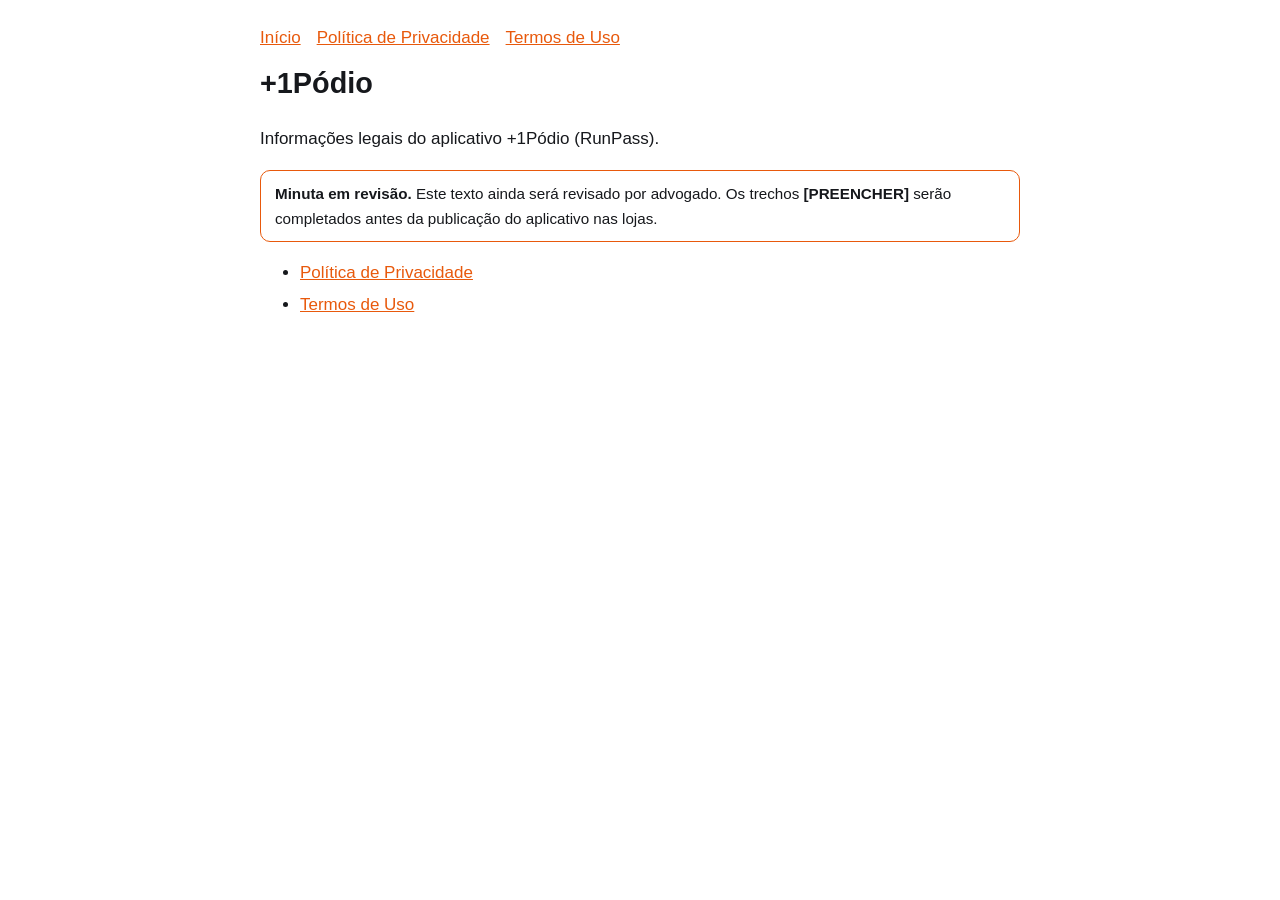
<file: index.html>
<!doctype html><html lang="pt-BR"><head><meta charset="utf-8"><meta name="viewport" content="width=device-width,initial-scale=1"><title>Informações legais · +1Pódio</title><style>
:root{color-scheme:light dark;--bg:#fff;--fg:#16181c;--mut:#5b6068;--acc:#e8590c;--line:#e3e5e8}
@media(prefers-color-scheme:dark){:root{--bg:#121316;--fg:#ececec;--mut:#9aa0a8;--line:#2a2d33}}
body{margin:0;background:var(--bg);color:var(--fg);font:17px/1.65 -apple-system,Segoe UI,Roboto,sans-serif}
main{max-width:760px;margin:0 auto;padding:24px 20px 64px}
h1{font-size:1.8rem;margin:.2em 0}h2{font-size:1.2rem;margin:1.8em 0 .4em;border-top:1px solid var(--line);padding-top:1em}
a{color:var(--acc)}.mut{color:var(--mut);font-size:.9rem}
.aviso{border:1px solid var(--acc);border-radius:10px;padding:10px 14px;margin:16px 0;font-size:.95rem}
li{margin:.25em 0}table{border-collapse:collapse;width:100%;font-size:.95rem}td,th{border:1px solid var(--line);padding:6px 8px;text-align:left;vertical-align:top}
nav{display:flex;gap:16px;flex-wrap:wrap;margin-bottom:8px}
</style></head><body><main><nav><a href="./">Início</a><a href="privacidade.html">Política de Privacidade</a><a href="termos.html">Termos de Uso</a></nav><h1>+1Pódio</h1><p>Informações legais do aplicativo +1Pódio (RunPass).</p><div class="aviso"><strong>Minuta em revisão.</strong> Este texto ainda será revisado por advogado. Os trechos <strong>[PREENCHER]</strong> serão completados antes da publicação do aplicativo nas lojas.</div>
<ul><li><a href="privacidade.html">Política de Privacidade</a></li><li><a href="termos.html">Termos de Uso</a></li></ul></main></body></html>
</file>
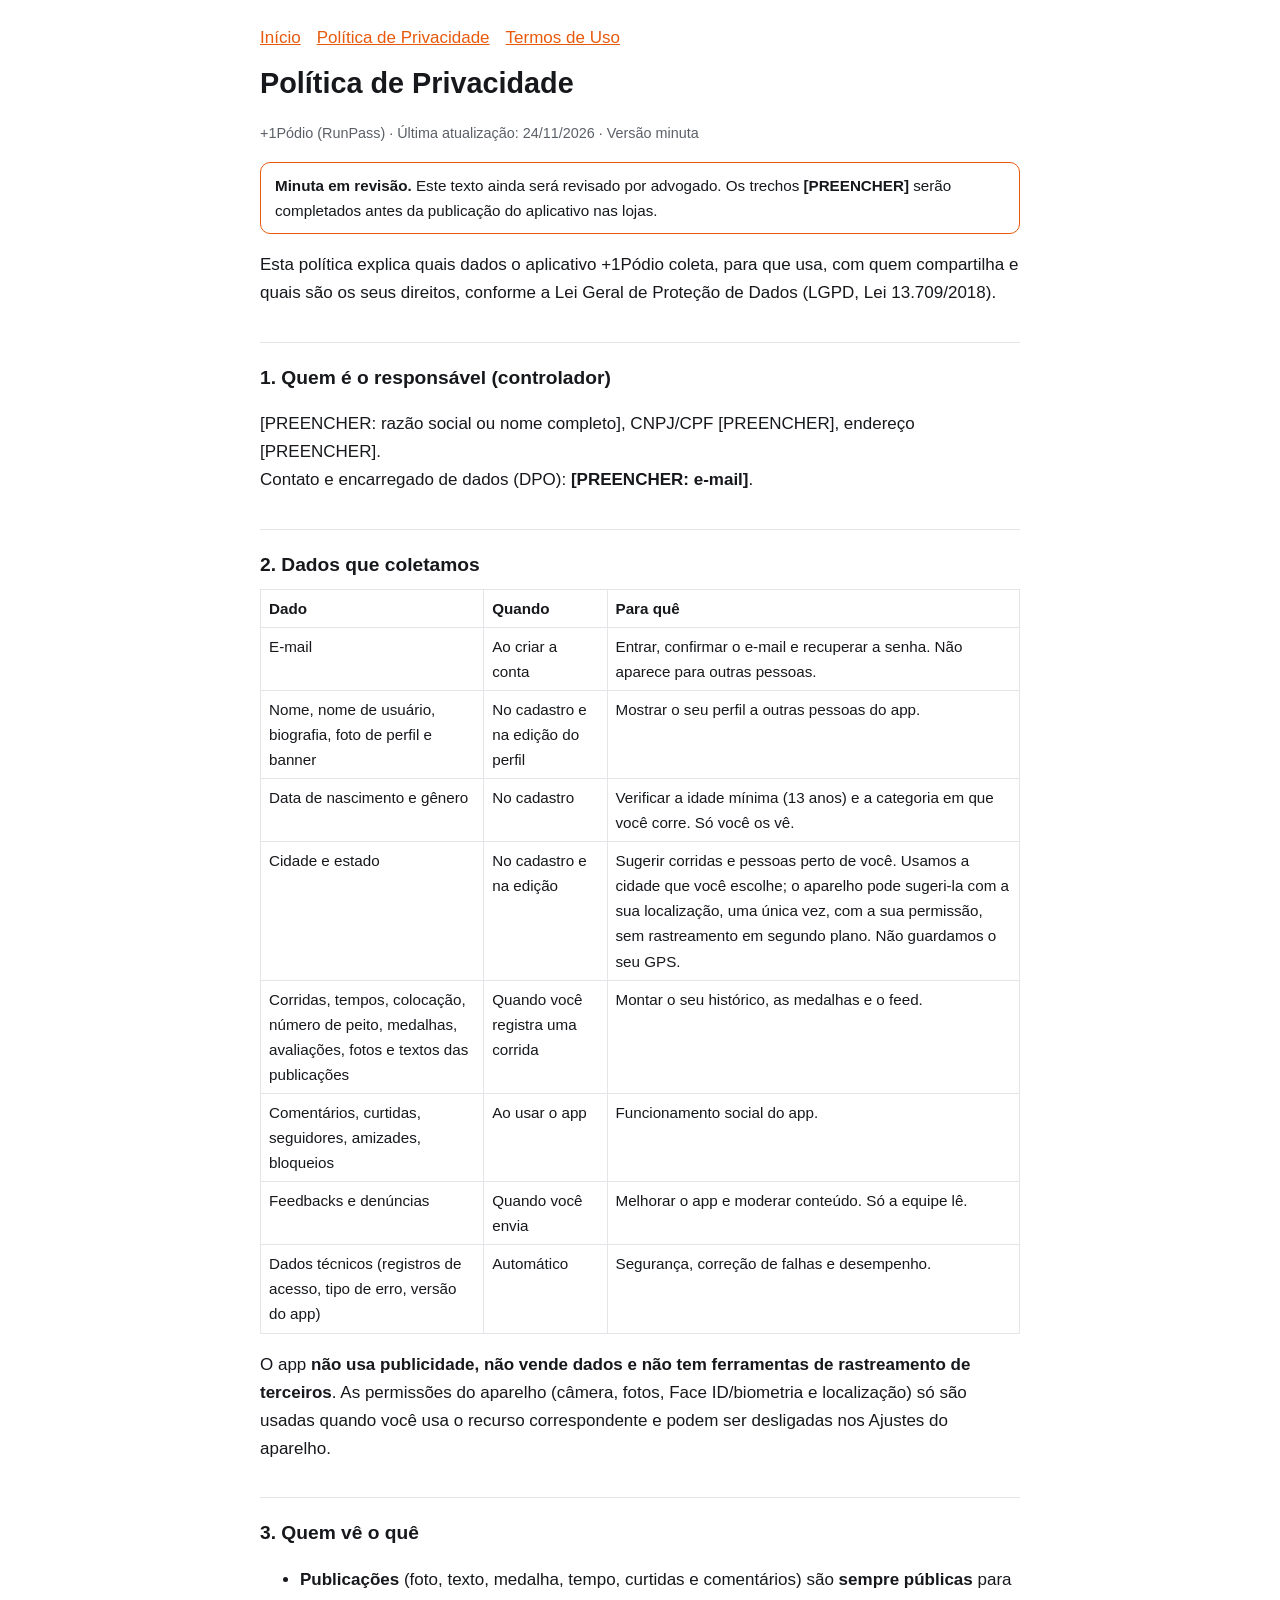
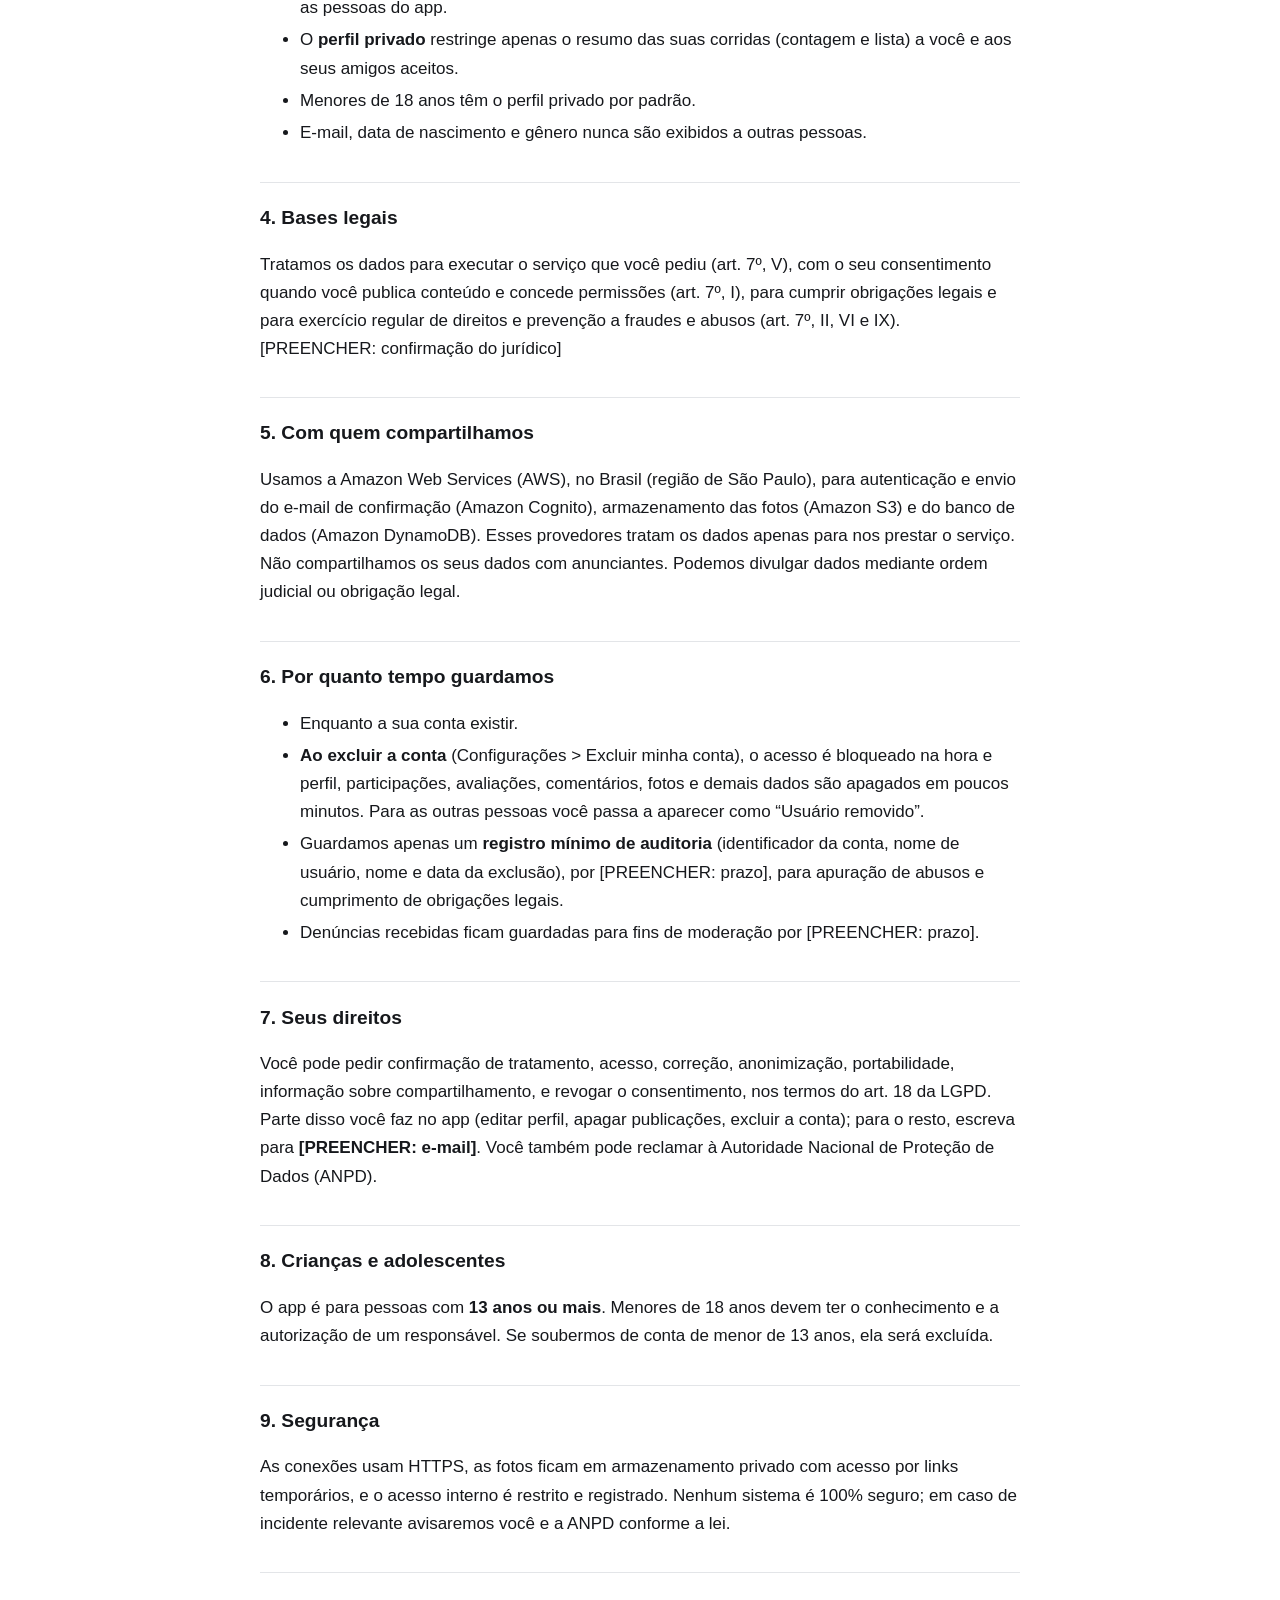
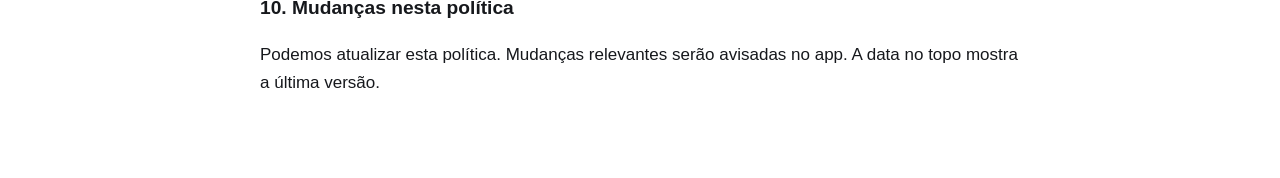
<file: privacidade.html>
<!doctype html><html lang="pt-BR"><head><meta charset="utf-8"><meta name="viewport" content="width=device-width,initial-scale=1"><title>Política de Privacidade · +1Pódio</title><style>
:root{color-scheme:light dark;--bg:#fff;--fg:#16181c;--mut:#5b6068;--acc:#e8590c;--line:#e3e5e8}
@media(prefers-color-scheme:dark){:root{--bg:#121316;--fg:#ececec;--mut:#9aa0a8;--line:#2a2d33}}
body{margin:0;background:var(--bg);color:var(--fg);font:17px/1.65 -apple-system,Segoe UI,Roboto,sans-serif}
main{max-width:760px;margin:0 auto;padding:24px 20px 64px}
h1{font-size:1.8rem;margin:.2em 0}h2{font-size:1.2rem;margin:1.8em 0 .4em;border-top:1px solid var(--line);padding-top:1em}
a{color:var(--acc)}.mut{color:var(--mut);font-size:.9rem}
.aviso{border:1px solid var(--acc);border-radius:10px;padding:10px 14px;margin:16px 0;font-size:.95rem}
li{margin:.25em 0}table{border-collapse:collapse;width:100%;font-size:.95rem}td,th{border:1px solid var(--line);padding:6px 8px;text-align:left;vertical-align:top}
nav{display:flex;gap:16px;flex-wrap:wrap;margin-bottom:8px}
</style></head><body><main><nav><a href="./">Início</a><a href="privacidade.html">Política de Privacidade</a><a href="termos.html">Termos de Uso</a></nav><h1>Política de Privacidade</h1>
<p class="mut">+1Pódio (RunPass) · Última atualização: 24/11/2026 · Versão minuta</p><div class="aviso"><strong>Minuta em revisão.</strong> Este texto ainda será revisado por advogado. Os trechos <strong>[PREENCHER]</strong> serão completados antes da publicação do aplicativo nas lojas.</div>
<p>Esta política explica quais dados o aplicativo +1Pódio coleta, para que usa, com quem compartilha e quais são os seus direitos, conforme a Lei Geral de Proteção de Dados (LGPD, Lei 13.709/2018).</p>

<h2>1. Quem é o responsável (controlador)</h2>
<p>[PREENCHER: razão social ou nome completo], CNPJ/CPF [PREENCHER], endereço [PREENCHER].<br>
Contato e encarregado de dados (DPO): <strong>[PREENCHER: e-mail]</strong>.</p>

<h2>2. Dados que coletamos</h2>
<table><tr><th>Dado</th><th>Quando</th><th>Para quê</th></tr>
<tr><td>E-mail</td><td>Ao criar a conta</td><td>Entrar, confirmar o e-mail e recuperar a senha. Não aparece para outras pessoas.</td></tr>
<tr><td>Nome, nome de usuário, biografia, foto de perfil e banner</td><td>No cadastro e na edição do perfil</td><td>Mostrar o seu perfil a outras pessoas do app.</td></tr>
<tr><td>Data de nascimento e gênero</td><td>No cadastro</td><td>Verificar a idade mínima (13 anos) e a categoria em que você corre. Só você os vê.</td></tr>
<tr><td>Cidade e estado</td><td>No cadastro e na edição</td><td>Sugerir corridas e pessoas perto de você. Usamos a cidade que você escolhe; o aparelho pode sugeri-la com a sua localização, uma única vez, com a sua permissão, sem rastreamento em segundo plano. Não guardamos o seu GPS.</td></tr>
<tr><td>Corridas, tempos, colocação, número de peito, medalhas, avaliações, fotos e textos das publicações</td><td>Quando você registra uma corrida</td><td>Montar o seu histórico, as medalhas e o feed.</td></tr>
<tr><td>Comentários, curtidas, seguidores, amizades, bloqueios</td><td>Ao usar o app</td><td>Funcionamento social do app.</td></tr>
<tr><td>Feedbacks e denúncias</td><td>Quando você envia</td><td>Melhorar o app e moderar conteúdo. Só a equipe lê.</td></tr>
<tr><td>Dados técnicos (registros de acesso, tipo de erro, versão do app)</td><td>Automático</td><td>Segurança, correção de falhas e desempenho.</td></tr></table>
<p>O app <strong>não usa publicidade, não vende dados e não tem ferramentas de rastreamento de terceiros</strong>. As permissões do aparelho (câmera, fotos, Face ID/biometria e localização) só são usadas quando você usa o recurso correspondente e podem ser desligadas nos Ajustes do aparelho.</p>

<h2>3. Quem vê o quê</h2>
<ul><li><strong>Publicações</strong> (foto, texto, medalha, tempo, curtidas e comentários) são <strong>sempre públicas</strong> para as pessoas do app.</li>
<li>O <strong>perfil privado</strong> restringe apenas o resumo das suas corridas (contagem e lista) a você e aos seus amigos aceitos.</li>
<li>Menores de 18 anos têm o perfil privado por padrão.</li>
<li>E-mail, data de nascimento e gênero nunca são exibidos a outras pessoas.</li></ul>

<h2>4. Bases legais</h2>
<p>Tratamos os dados para executar o serviço que você pediu (art. 7º, V), com o seu consentimento quando você publica conteúdo e concede permissões (art. 7º, I), para cumprir obrigações legais e para exercício regular de direitos e prevenção a fraudes e abusos (art. 7º, II, VI e IX). [PREENCHER: confirmação do jurídico]</p>

<h2>5. Com quem compartilhamos</h2>
<p>Usamos a Amazon Web Services (AWS), no Brasil (região de São Paulo), para autenticação e envio do e-mail de confirmação (Amazon Cognito), armazenamento das fotos (Amazon S3) e do banco de dados (Amazon DynamoDB). Esses provedores tratam os dados apenas para nos prestar o serviço. Não compartilhamos os seus dados com anunciantes. Podemos divulgar dados mediante ordem judicial ou obrigação legal.</p>

<h2>6. Por quanto tempo guardamos</h2>
<ul><li>Enquanto a sua conta existir.</li>
<li><strong>Ao excluir a conta</strong> (Configurações &gt; Excluir minha conta), o acesso é bloqueado na hora e perfil, participações, avaliações, comentários, fotos e demais dados são apagados em poucos minutos. Para as outras pessoas você passa a aparecer como “Usuário removido”.</li>
<li>Guardamos apenas um <strong>registro mínimo de auditoria</strong> (identificador da conta, nome de usuário, nome e data da exclusão), por [PREENCHER: prazo], para apuração de abusos e cumprimento de obrigações legais.</li>
<li>Denúncias recebidas ficam guardadas para fins de moderação por [PREENCHER: prazo].</li></ul>

<h2>7. Seus direitos</h2>
<p>Você pode pedir confirmação de tratamento, acesso, correção, anonimização, portabilidade, informação sobre compartilhamento, e revogar o consentimento, nos termos do art. 18 da LGPD. Parte disso você faz no app (editar perfil, apagar publicações, excluir a conta); para o resto, escreva para <strong>[PREENCHER: e-mail]</strong>. Você também pode reclamar à Autoridade Nacional de Proteção de Dados (ANPD).</p>

<h2>8. Crianças e adolescentes</h2>
<p>O app é para pessoas com <strong>13 anos ou mais</strong>. Menores de 18 anos devem ter o conhecimento e a autorização de um responsável. Se soubermos de conta de menor de 13 anos, ela será excluída.</p>

<h2>9. Segurança</h2>
<p>As conexões usam HTTPS, as fotos ficam em armazenamento privado com acesso por links temporários, e o acesso interno é restrito e registrado. Nenhum sistema é 100% seguro; em caso de incidente relevante avisaremos você e a ANPD conforme a lei.</p>

<h2>10. Mudanças nesta política</h2>
<p>Podemos atualizar esta política. Mudanças relevantes serão avisadas no app. A data no topo mostra a última versão.</p></main></body></html>
</file>
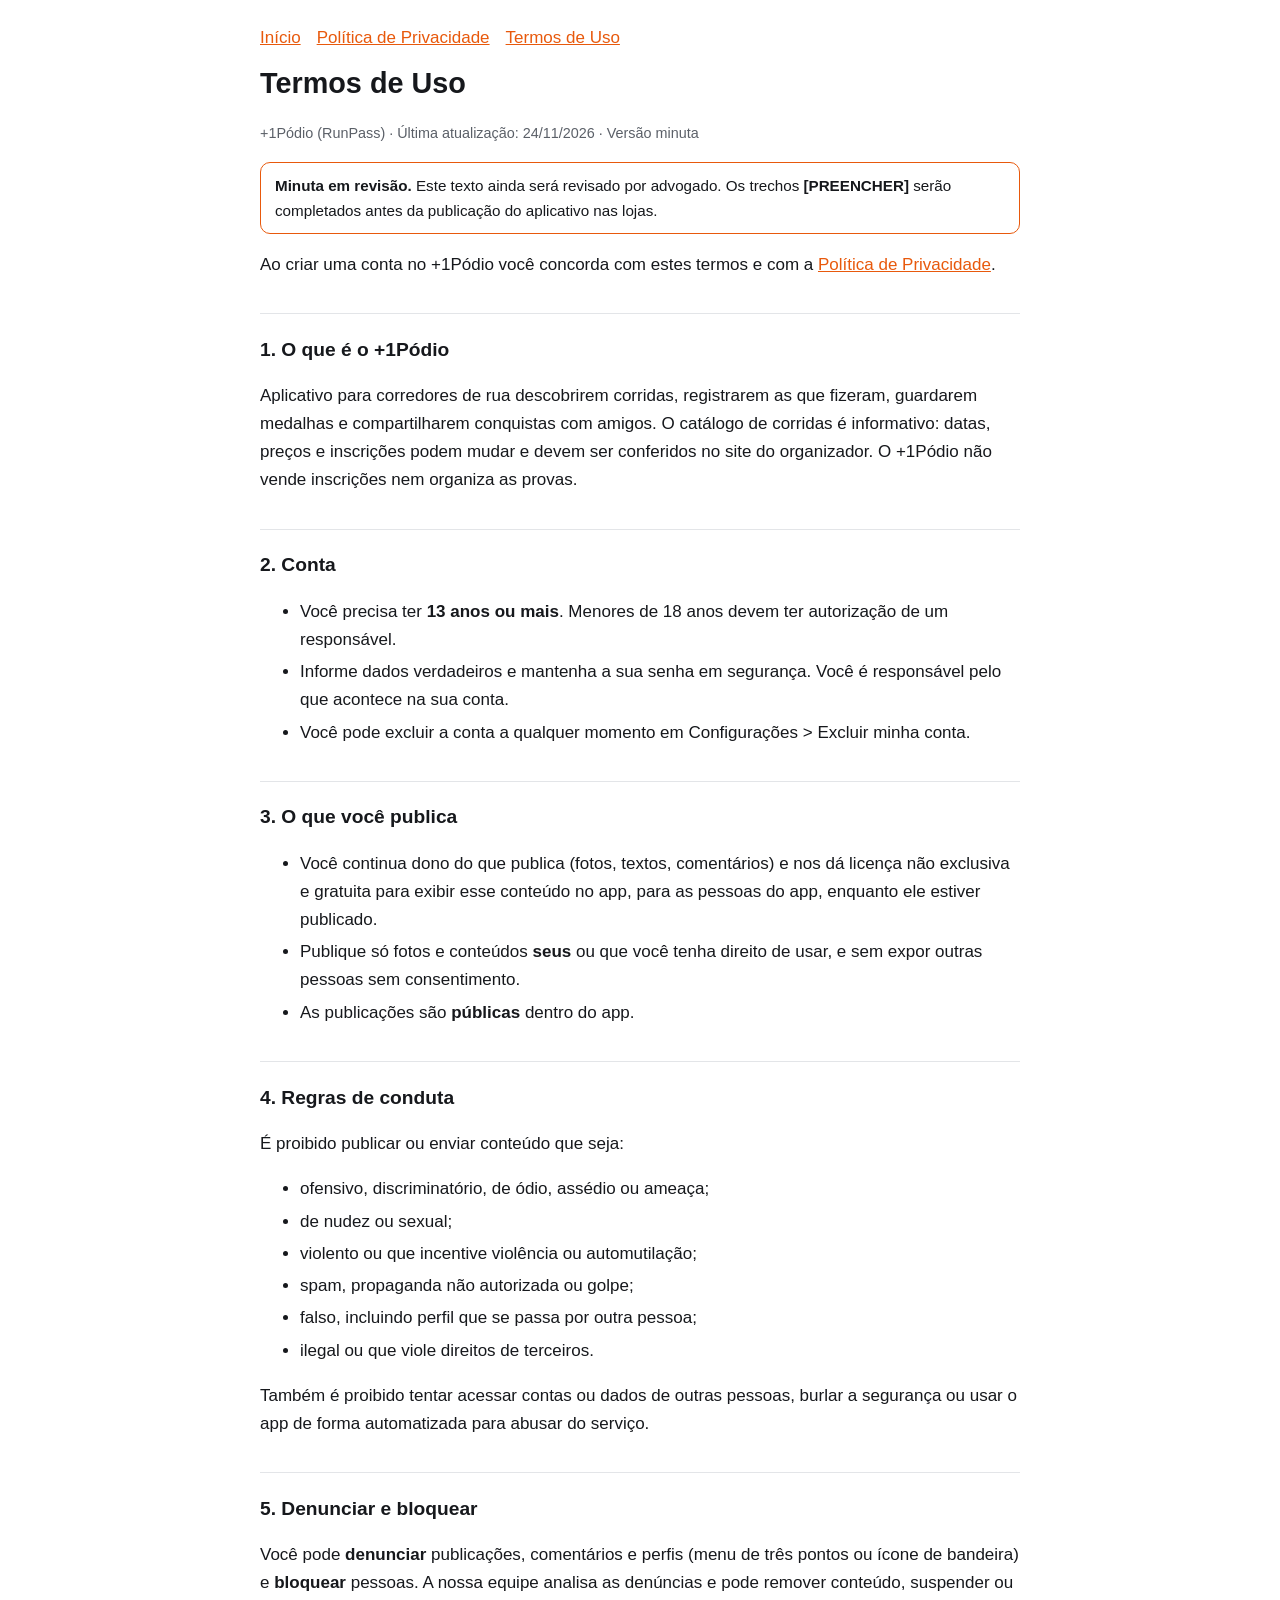
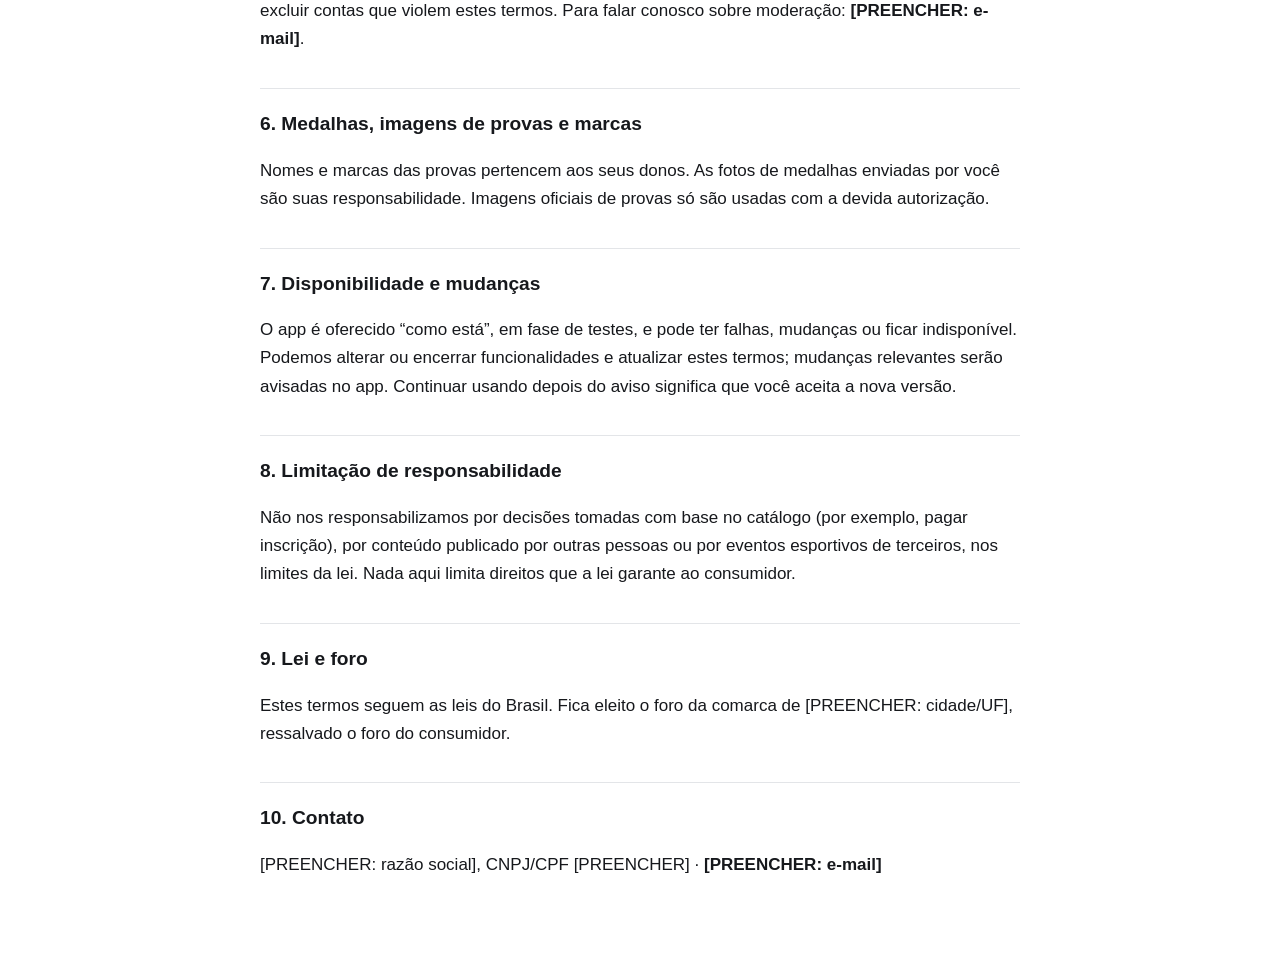
<file: termos.html>
<!doctype html><html lang="pt-BR"><head><meta charset="utf-8"><meta name="viewport" content="width=device-width,initial-scale=1"><title>Termos de Uso · +1Pódio</title><style>
:root{color-scheme:light dark;--bg:#fff;--fg:#16181c;--mut:#5b6068;--acc:#e8590c;--line:#e3e5e8}
@media(prefers-color-scheme:dark){:root{--bg:#121316;--fg:#ececec;--mut:#9aa0a8;--line:#2a2d33}}
body{margin:0;background:var(--bg);color:var(--fg);font:17px/1.65 -apple-system,Segoe UI,Roboto,sans-serif}
main{max-width:760px;margin:0 auto;padding:24px 20px 64px}
h1{font-size:1.8rem;margin:.2em 0}h2{font-size:1.2rem;margin:1.8em 0 .4em;border-top:1px solid var(--line);padding-top:1em}
a{color:var(--acc)}.mut{color:var(--mut);font-size:.9rem}
.aviso{border:1px solid var(--acc);border-radius:10px;padding:10px 14px;margin:16px 0;font-size:.95rem}
li{margin:.25em 0}table{border-collapse:collapse;width:100%;font-size:.95rem}td,th{border:1px solid var(--line);padding:6px 8px;text-align:left;vertical-align:top}
nav{display:flex;gap:16px;flex-wrap:wrap;margin-bottom:8px}
</style></head><body><main><nav><a href="./">Início</a><a href="privacidade.html">Política de Privacidade</a><a href="termos.html">Termos de Uso</a></nav><h1>Termos de Uso</h1>
<p class="mut">+1Pódio (RunPass) · Última atualização: 24/11/2026 · Versão minuta</p><div class="aviso"><strong>Minuta em revisão.</strong> Este texto ainda será revisado por advogado. Os trechos <strong>[PREENCHER]</strong> serão completados antes da publicação do aplicativo nas lojas.</div>
<p>Ao criar uma conta no +1Pódio você concorda com estes termos e com a <a href="privacidade.html">Política de Privacidade</a>.</p>

<h2>1. O que é o +1Pódio</h2>
<p>Aplicativo para corredores de rua descobrirem corridas, registrarem as que fizeram, guardarem medalhas e compartilharem conquistas com amigos. O catálogo de corridas é informativo: datas, preços e inscrições podem mudar e devem ser conferidos no site do organizador. O +1Pódio não vende inscrições nem organiza as provas.</p>

<h2>2. Conta</h2>
<ul><li>Você precisa ter <strong>13 anos ou mais</strong>. Menores de 18 anos devem ter autorização de um responsável.</li>
<li>Informe dados verdadeiros e mantenha a sua senha em segurança. Você é responsável pelo que acontece na sua conta.</li>
<li>Você pode excluir a conta a qualquer momento em Configurações &gt; Excluir minha conta.</li></ul>

<h2>3. O que você publica</h2>
<ul><li>Você continua dono do que publica (fotos, textos, comentários) e nos dá licença não exclusiva e gratuita para exibir esse conteúdo no app, para as pessoas do app, enquanto ele estiver publicado.</li>
<li>Publique só fotos e conteúdos <strong>seus</strong> ou que você tenha direito de usar, e sem expor outras pessoas sem consentimento.</li>
<li>As publicações são <strong>públicas</strong> dentro do app.</li></ul>

<h2>4. Regras de conduta</h2>
<p>É proibido publicar ou enviar conteúdo que seja:</p>
<ul><li>ofensivo, discriminatório, de ódio, assédio ou ameaça;</li><li>de nudez ou sexual;</li><li>violento ou que incentive violência ou automutilação;</li><li>spam, propaganda não autorizada ou golpe;</li><li>falso, incluindo perfil que se passa por outra pessoa;</li><li>ilegal ou que viole direitos de terceiros.</li></ul>
<p>Também é proibido tentar acessar contas ou dados de outras pessoas, burlar a segurança ou usar o app de forma automatizada para abusar do serviço.</p>

<h2>5. Denunciar e bloquear</h2>
<p>Você pode <strong>denunciar</strong> publicações, comentários e perfis (menu de três pontos ou ícone de bandeira) e <strong>bloquear</strong> pessoas. A nossa equipe analisa as denúncias e pode remover conteúdo, suspender ou excluir contas que violem estes termos. Para falar conosco sobre moderação: <strong>[PREENCHER: e-mail]</strong>.</p>

<h2>6. Medalhas, imagens de provas e marcas</h2>
<p>Nomes e marcas das provas pertencem aos seus donos. As fotos de medalhas enviadas por você são suas responsabilidade. Imagens oficiais de provas só são usadas com a devida autorização.</p>

<h2>7. Disponibilidade e mudanças</h2>
<p>O app é oferecido “como está”, em fase de testes, e pode ter falhas, mudanças ou ficar indisponível. Podemos alterar ou encerrar funcionalidades e atualizar estes termos; mudanças relevantes serão avisadas no app. Continuar usando depois do aviso significa que você aceita a nova versão.</p>

<h2>8. Limitação de responsabilidade</h2>
<p>Não nos responsabilizamos por decisões tomadas com base no catálogo (por exemplo, pagar inscrição), por conteúdo publicado por outras pessoas ou por eventos esportivos de terceiros, nos limites da lei. Nada aqui limita direitos que a lei garante ao consumidor.</p>

<h2>9. Lei e foro</h2>
<p>Estes termos seguem as leis do Brasil. Fica eleito o foro da comarca de [PREENCHER: cidade/UF], ressalvado o foro do consumidor.</p>

<h2>10. Contato</h2>
<p>[PREENCHER: razão social], CNPJ/CPF [PREENCHER] · <strong>[PREENCHER: e-mail]</strong></p></main></body></html>
</file>
